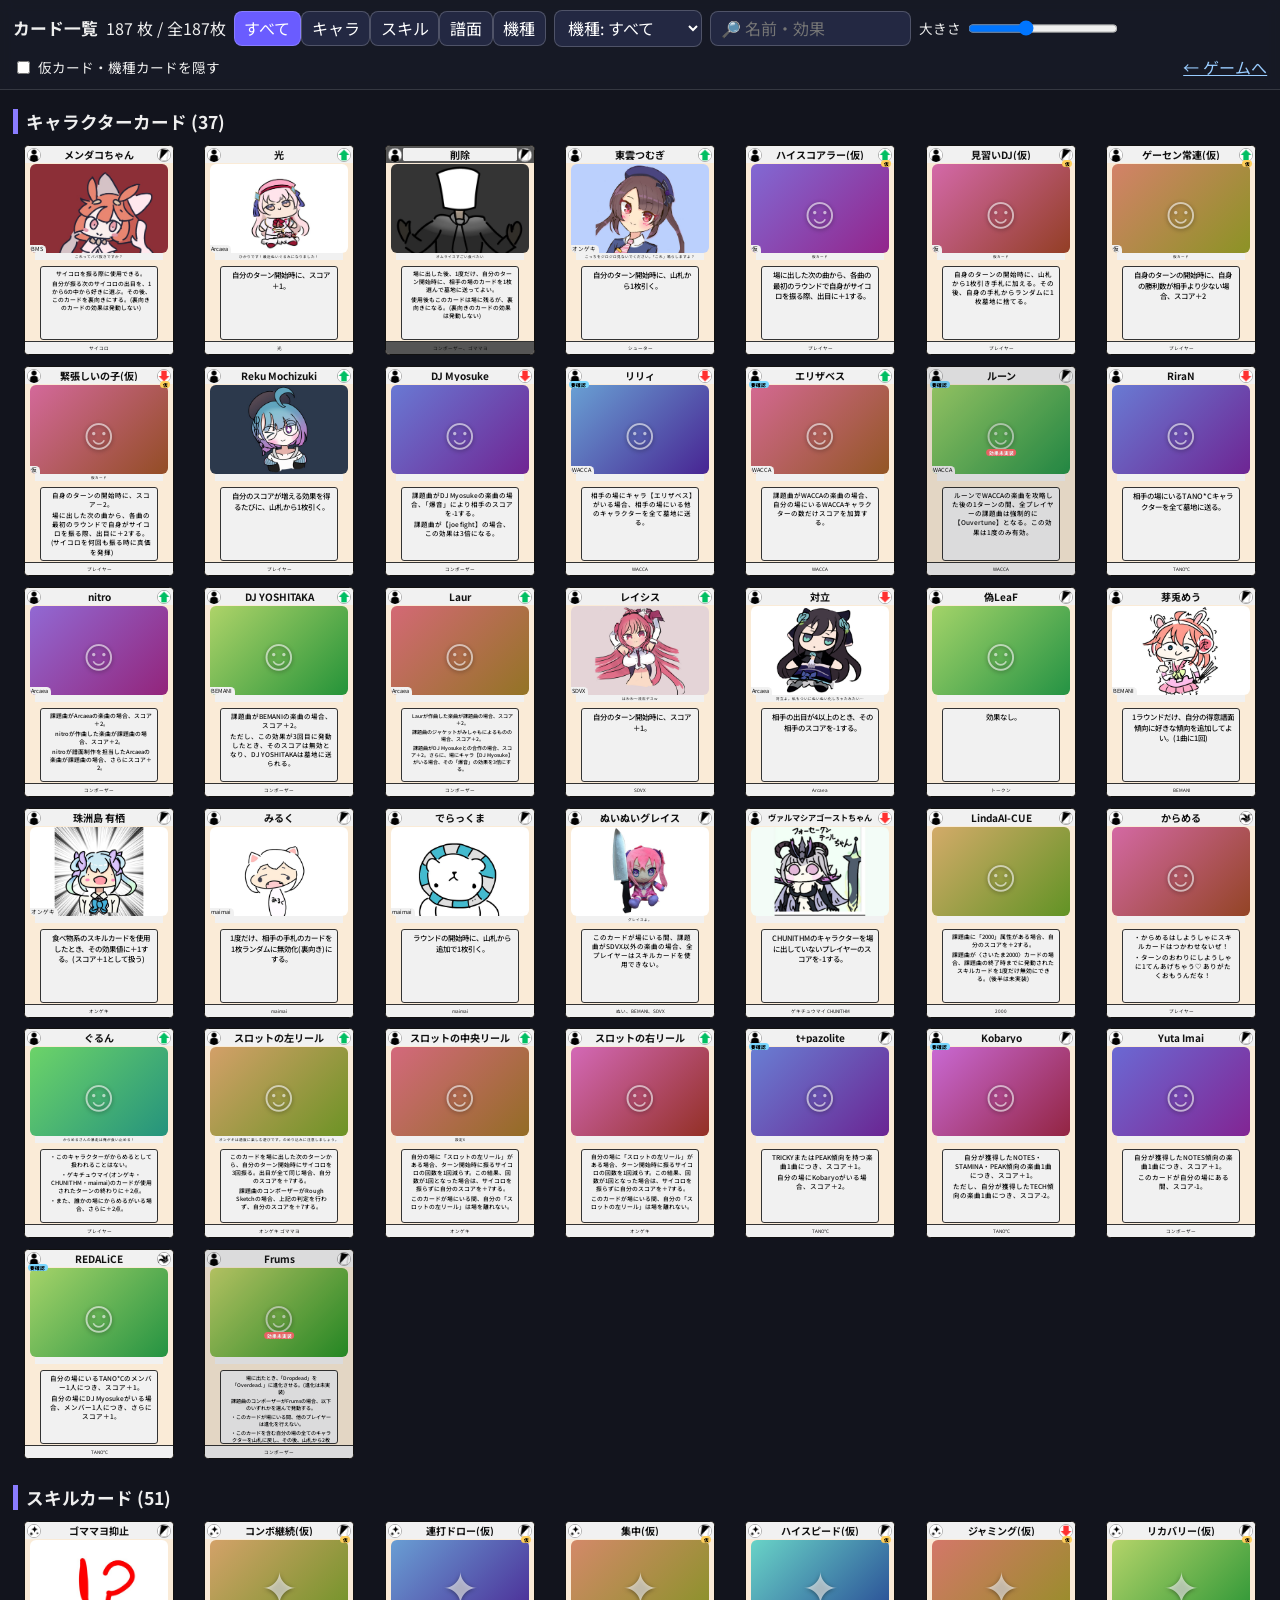
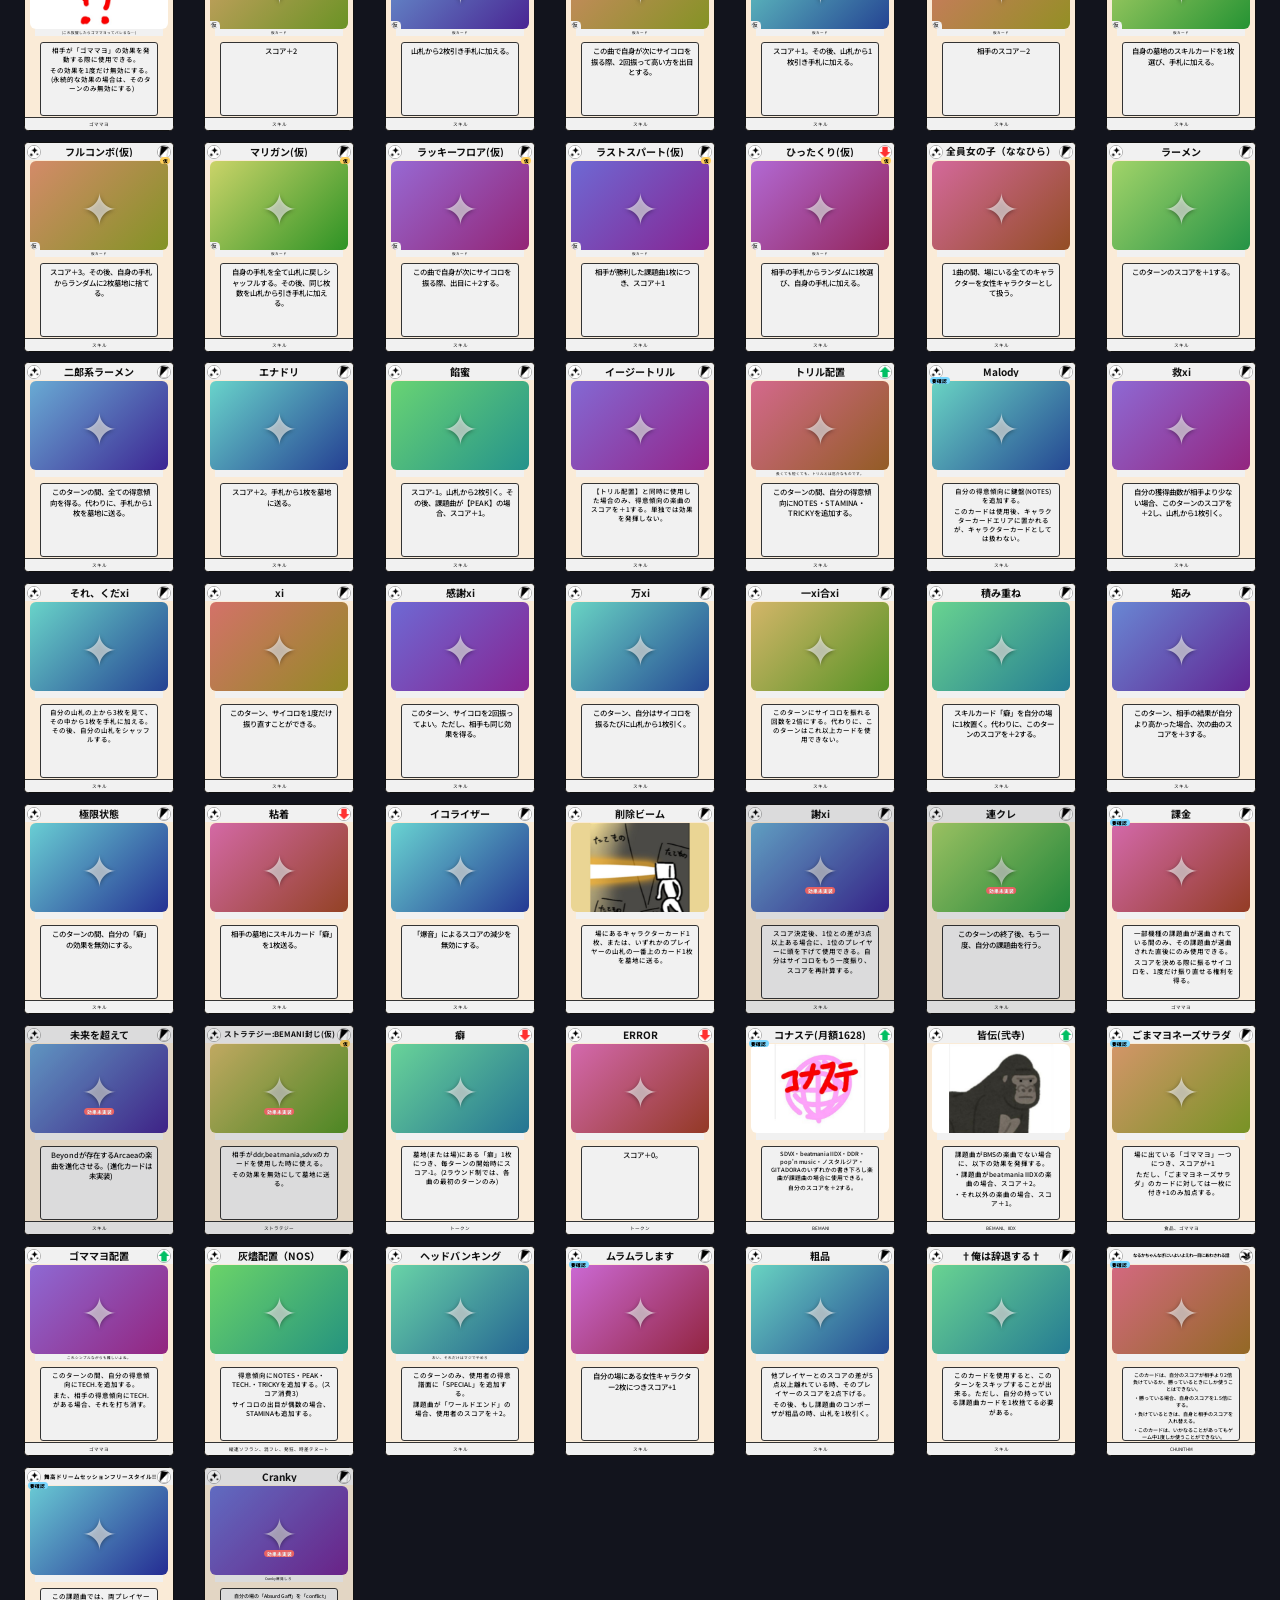
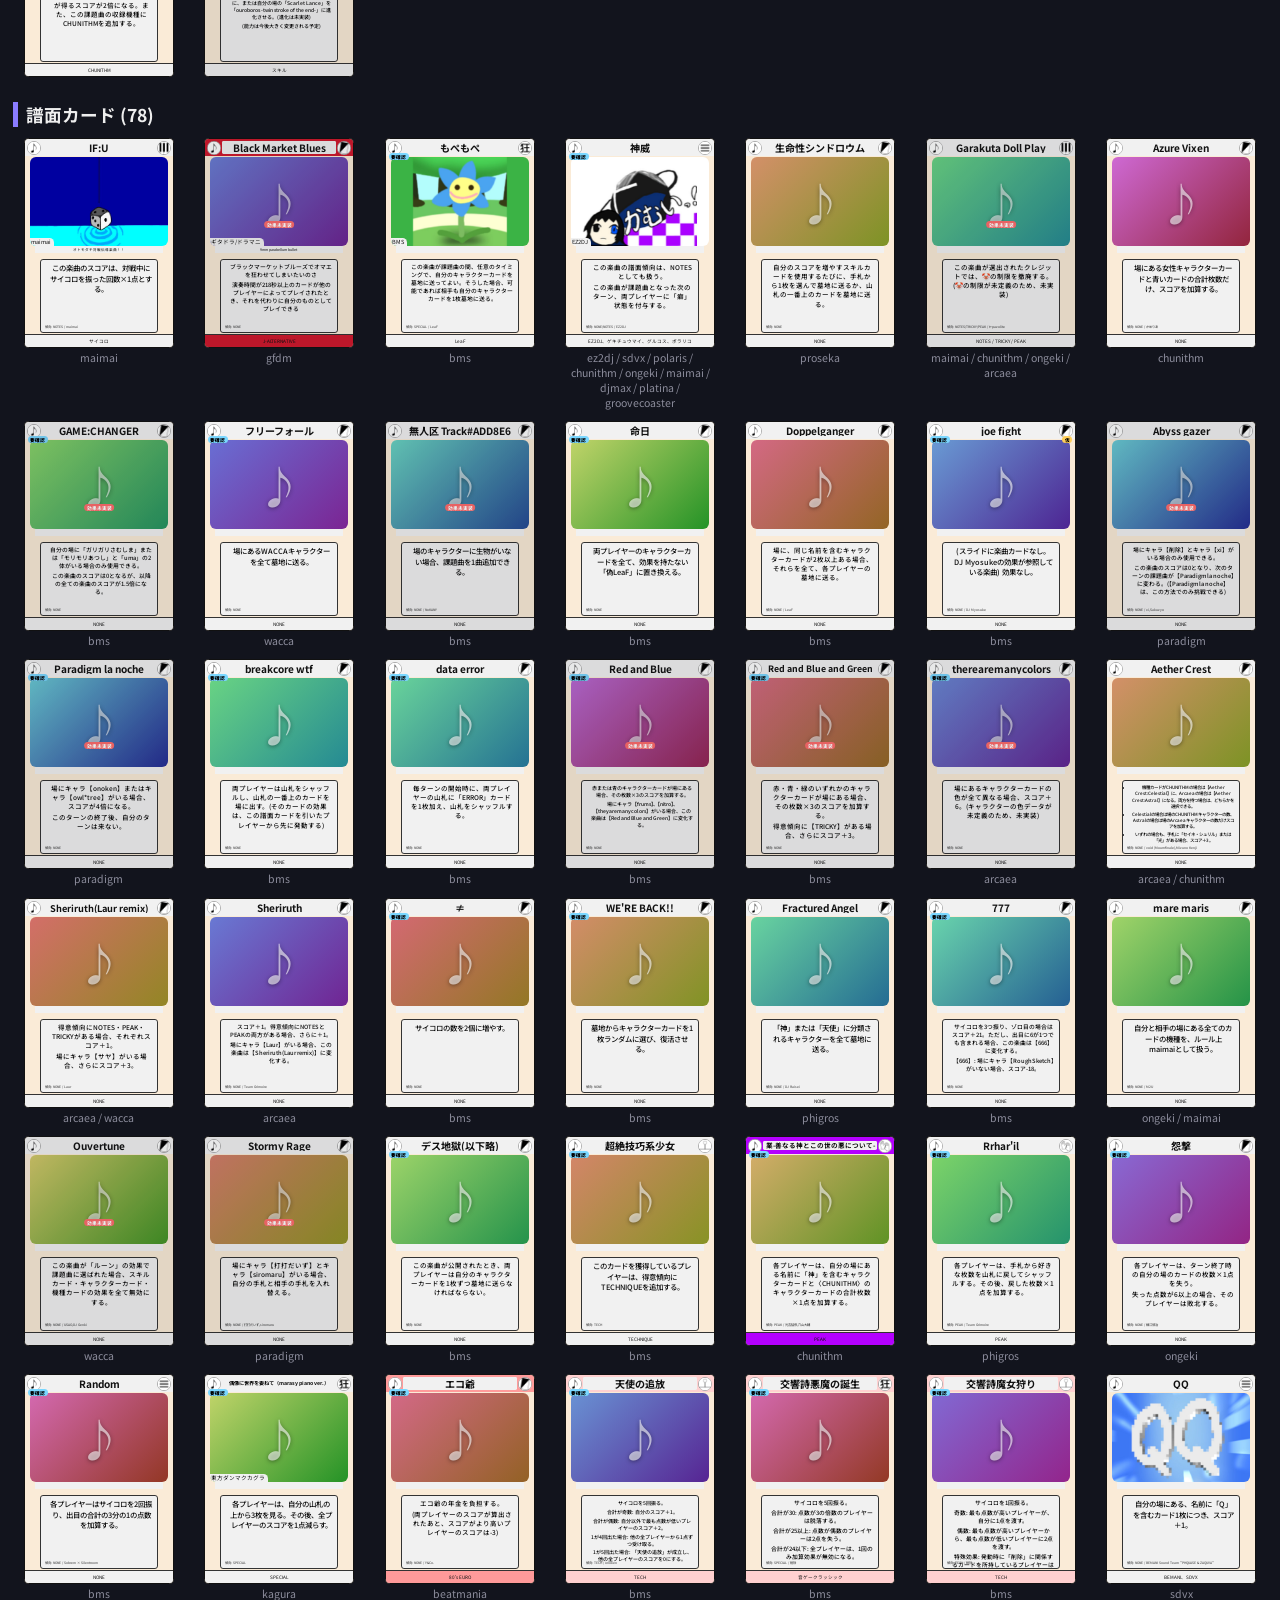
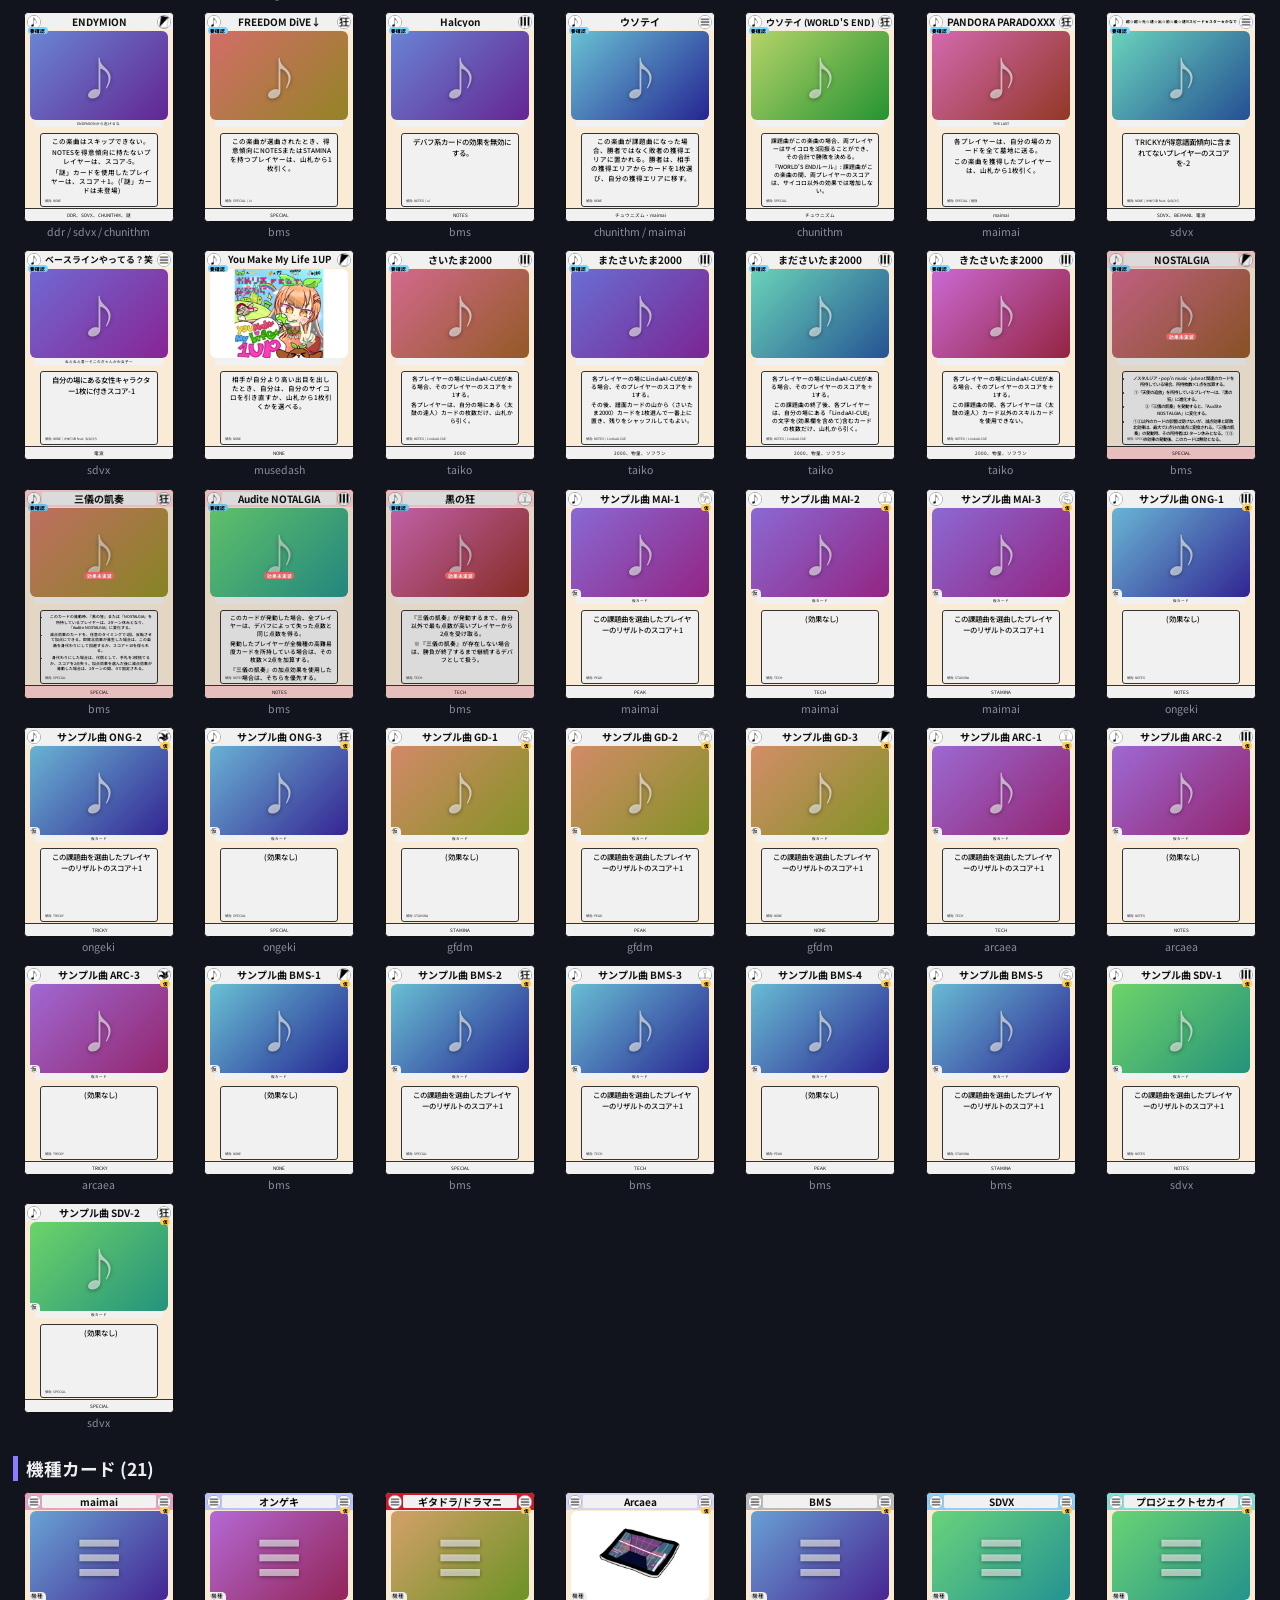
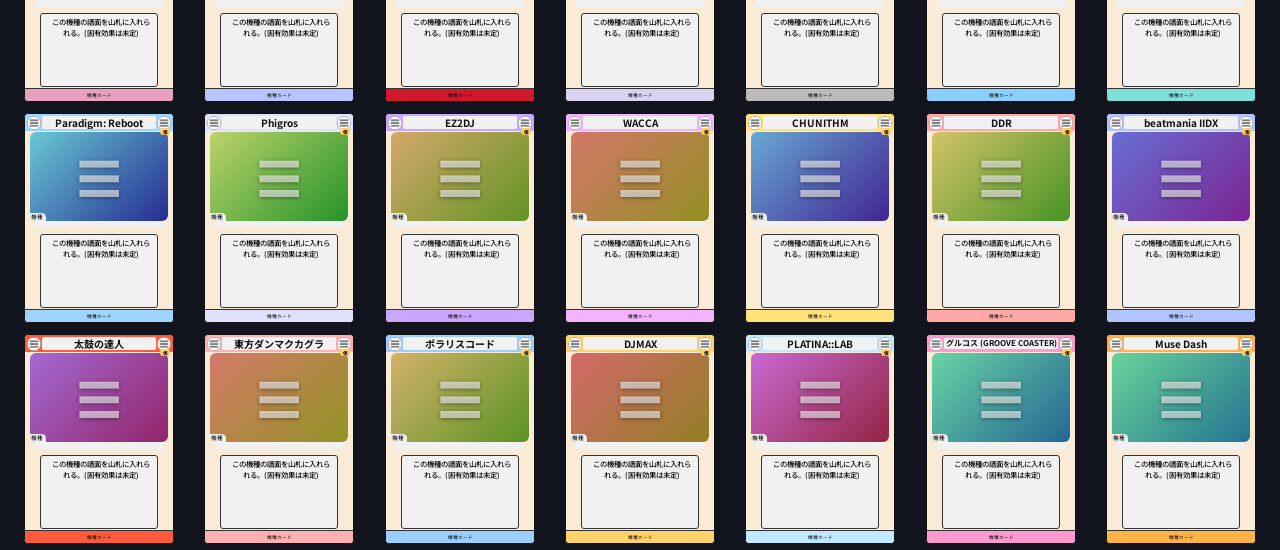
<file: catalog.html>
<!doctype html>
<html lang="ja">
<head>
<meta charset="utf-8">
<meta name="viewport" content="width=device-width, initial-scale=1">
<title>カード一覧 / Card catalog</title>
<link href="https://fonts.googleapis.com/css2?family=Noto+Sans+JP:wght@400;500;700;900&display=swap" rel="stylesheet">
<link rel="stylesheet" href="css/style.css">
<style>
html,body{overflow:auto!important;height:auto!important}
body{background:#12141d;color:#eee;font-family:'Noto Sans JP',sans-serif;margin:0}
header{position:sticky;top:0;z-index:50;background:#171a26ee;backdrop-filter:blur(6px);padding:.6rem .8rem;display:flex;flex-wrap:wrap;gap:.5rem;align-items:center;border-bottom:1px solid #fff2}
header b{font-size:1.05rem}
header button,header select,header input{font:inherit;background:#232842;color:#fff;border:1px solid #fff3;border-radius:8px;padding:.3rem .6rem}
header button.on{background:#6a5cff}
header label{display:flex;align-items:center;gap:.3rem;font-size:.85rem}
h2{margin:1.2rem .8rem .3rem;font-size:1.1rem;border-left:5px solid #8a7cff;padding-left:.5rem}
.grid{display:grid;grid-template-columns:repeat(auto-fill,minmax(calc(var(--cw) + 8px),1fr));gap:.7rem .5rem;padding:.4rem .8rem;justify-items:center}
.grid .card{--w:var(--cw);cursor:zoom-in}
.item{display:flex;flex-direction:column;align-items:center;gap:.15rem;font-size:.7rem;color:#aab;max-width:var(--cw);text-align:center}
.item .mc{font-size:.66rem;opacity:.8}
#big{position:fixed;inset:0;background:#000b;display:none;place-items:center;z-index:100}
#big.on{display:grid}#big .card{--w:min(420px,80vw,60vh)}
</style>
</head>
<body>
<header>
  <b>カード一覧</b><span id="count"></span>
  <span id="tabs"></span>
  <select id="mach"><option value="">機種: すべて</option></select>
  <input id="q" type="search" placeholder="🔎 名前・効果">
  <label>大きさ <input id="size" type="range" min="90" max="260" value="150"></label>
  <label><input id="ph" type="checkbox"> 仮カード・機種カードを隠す</label>
  <a href="index.html" style="color:#9cf;margin-left:auto">← ゲームへ</a>
</header>
<div id="out"></div>
<div id="big"></div>
<script type="module">
import { CARDS, machinesOf } from './js/cards.js';
import { cardEl } from './js/card.js';
const TYPES = [['all', 'すべて'], ['chara', 'キャラ'], ['skill', 'スキル'], ['chart', '譜面'], ['machine', '機種']];
const NAMES = { chara: 'キャラクターカード', skill: 'スキルカード', chart: '譜面カード', machine: '機種カード' };
const st = { type: 'all', mach: '', q: '', hide: false };
const $ = (s) => document.querySelector(s);
const all = Object.values(CARDS);
const machs = [...new Set(all.flatMap((c) => c.type === 'machine' ? [c.id] : c.type === 'chart' ? machinesOf(c) : []))].sort();
for (const m of machs) $('#mach').append(Object.assign(document.createElement('option'), { value: m, textContent: m }));
$('#tabs').append(...TYPES.map(([k, l]) => { const b = Object.assign(document.createElement('button'), { textContent: l }); b.onclick = () => { st.type = k; draw(); }; b.dataset.k = k; return b; }));
$('#mach').onchange = (e) => { st.mach = e.target.value; draw(); };
$('#q').oninput = (e) => { st.q = e.target.value.trim().toLowerCase(); draw(); };
$('#ph').onchange = (e) => { st.hide = e.target.checked; draw(); };
$('#size').oninput = (e) => document.documentElement.style.setProperty('--cw', e.target.value + 'px');
document.documentElement.style.setProperty('--cw', '150px');
$('#big').onclick = () => $('#big').classList.remove('on');
function draw() {
  document.querySelectorAll('#tabs button').forEach((b) => b.classList.toggle('on', b.dataset.k === st.type));
  const out = $('#out'); out.replaceChildren(); let n = 0;
  for (const t of ['chara', 'skill', 'chart', 'machine']) {
    if (st.type !== 'all' && st.type !== t) continue;
    const list = all.filter((c) => c.type === t && !(st.hide && (c.placeholder || c.type === 'machine' && st.type === 'all'))
      && (!st.mach || (t === 'chart' ? machinesOf(c).includes(st.mach) : t === 'machine' ? c.id === st.mach : false))
      && (!st.q || (c.name + ' ' + (c.text || []).join(' ')).toLowerCase().includes(st.q)));
    if (!list.length) continue; n += list.length;
    const h = document.createElement('h2'); h.textContent = `${NAMES[t]} (${list.length})`; out.append(h);
    const g = document.createElement('div'); g.className = 'grid';
    for (const c of list) {
      const e = cardEl(c.id, { size: 'md' }); e.onclick = () => { $('#big').replaceChildren(cardEl(c.id, { size: 'xl' })); $('#big').classList.add('on'); };
      const it = document.createElement('div'); it.className = 'item'; it.append(e);
      if (c.type === 'chart') it.append(Object.assign(document.createElement('div'), { className: 'mc', textContent: machinesOf(c).join(' / ') }));
      g.append(it);
    }
    out.append(g);
  }
  $('#count').textContent = `${n} 枚 / 全${all.length}枚`;
}
draw();
</script>
</body>
</html>
</file>
<file: css/style.css>
:root{
  --bg:#12141d; --bg2:#1b1f2d; --bg3:#252a3d; --line:#343b55; --fg:#eef0f8; --mute:#98a0bd;
  --a:#ff6fa5; --b:#5ad8ff; --ok:#5fe3a1; --warn:#ffcf5a; --bad:#ff6b6b;
  font-family:"Noto Sans JP",system-ui,sans-serif;
}
*{box-sizing:border-box}
html,body{margin:0;height:100%;background:radial-gradient(1200px 700px at 20% -10%,#2a2147 0,transparent 60%),radial-gradient(900px 600px at 100% 110%,#10323f 0,transparent 55%),var(--bg);color:var(--fg)}
button,input,select{font:inherit;color:inherit}
button{background:var(--bg3);border:1px solid var(--line);border-radius:10px;padding:.55em 1em;cursor:pointer;transition:.12s}
button:hover:not(:disabled){border-color:var(--b);transform:translateY(-1px)}
button:disabled{opacity:.4;cursor:not-allowed}
button.pri{background:linear-gradient(135deg,var(--a),#b06bff);border:0;font-weight:700;color:#fff}
button.sec{background:transparent}
button.danger{border-color:#7a3340;color:var(--bad)}
input,select{background:var(--bg2);border:1px solid var(--line);border-radius:8px;padding:.5em .7em;min-width:0}
input:focus,select:focus{outline:2px solid var(--b);outline-offset:0}
h1,h2,h3{margin:.2em 0}
.mute{color:var(--mute)}
.row{display:flex;gap:.6rem;align-items:center;flex-wrap:wrap}
.col{display:flex;flex-direction:column;gap:.6rem}
.grow{flex:1}
.panel{background:color-mix(in srgb,var(--bg2) 92%,transparent);border:1px solid var(--line);border-radius:16px;padding:1.1rem}
.chip{display:inline-flex;gap:.4em;align-items:center;padding:.3em .8em;border:1px solid var(--line);border-radius:999px;background:var(--bg2);cursor:pointer;font-size:.9rem;user-select:none}
.chip.on{border-color:var(--a);background:color-mix(in srgb,var(--a) 22%,var(--bg2))}
.chip img{width:1.2em;height:1.2em;background:#fff;border-radius:50%}
.chip.off{opacity:.4;cursor:not-allowed}
.wrap{max-width:1180px;margin:0 auto;padding:1.2rem}
.topbar{display:flex;align-items:center;gap:1rem;margin-bottom:1rem}
.topbar .title{font-weight:900;font-size:1.3rem;letter-spacing:.03em;background:linear-gradient(90deg,var(--a),var(--b));-webkit-background-clip:text;color:transparent}
.menu{display:grid;grid-template-columns:repeat(auto-fit,minmax(230px,1fr));gap:1rem;margin-top:1.5rem}
.menu button{padding:1.4rem 1.2rem;text-align:left;border-radius:16px;background:var(--bg2)}
.menu button b{display:block;font-size:1.15rem;margin-bottom:.25rem}
.menu button span{color:var(--mute);font-size:.88rem}
.hero{text-align:center;padding:3rem 0 .5rem}
.hero h1{font-size:clamp(2rem,6vw,3.6rem);font-weight:900;background:linear-gradient(90deg,var(--a),var(--b));-webkit-background-clip:text;color:transparent}
.err{color:var(--bad)} .okc{color:var(--ok)}
.codebox{font:700 2.2rem/1 ui-monospace,monospace;letter-spacing:.25em;padding:.4em .7em;border:2px dashed var(--b);border-radius:12px;display:inline-block;user-select:all}
.seat{display:flex;align-items:center;gap:.8rem;padding:.7rem .9rem;border:1px solid var(--line);border-radius:12px;background:var(--bg)}
.seat .dot{width:.7rem;height:.7rem;border-radius:50%;background:var(--mute)} .seat .dot.on{background:var(--ok)} .seat .dot.off{background:var(--bad)}

/* ----- toasts / modal / preview ----- */
#toasts{position:fixed;left:50%;top:1rem;transform:translateX(-50%);display:flex;flex-direction:column;gap:.5rem;z-index:100}
.toast{background:#000c;border:1px solid var(--line);padding:.6rem 1rem;border-radius:10px;animation:in .2s}
.toast.bad{border-color:var(--bad)}
@keyframes in{from{opacity:0;transform:translateY(-8px)}}
.overlay{position:fixed;inset:0;background:#000a;display:grid;place-items:center;z-index:50;padding:1rem;overflow:auto}
.modal{background:var(--bg2);border:1px solid var(--line);border-radius:18px;padding:1.3rem;max-width:min(900px,96vw);max-height:92vh;overflow:auto}
#preview{position:fixed;right:1rem;top:4.2rem;z-index:40;pointer-events:none;filter:drop-shadow(0 12px 30px #000c)}

/* ----- cards (scale with container width via cqw) ----- */
.card{--w:170px;width:var(--w);aspect-ratio:1431/2000;container-type:size;position:relative;background:#faebd7;color:#111;border:max(1.5px,calc(var(--w)*.0025)) solid #111;border-radius:calc(var(--w)*.03);overflow:hidden;flex:none;user-select:none;font-family:"Noto Sans JP",sans-serif}
.card.size-xs{--w:64px}.card.size-sm{--w:110px}.card.size-md{--w:170px}.card.size-lg{--w:240px}.card.size-xl{--w:340px}
.card .hd{position:absolute;left:0;right:0;top:0;height:8.3%;background:var(--theme,#f1f1f1);display:flex;align-items:center;justify-content:space-between;padding:0 .8cqw}
.card.t-chara[style*="--theme:#555"] .hd,.card.t-chara[style*="--theme:#555"] .ft{color:#fff}
.card .ic{width:9.6cqw;height:9.6cqw;border-radius:50%;background:#fff;flex:none;margin:0 .6cqw}
.card .nm{flex:1;text-align:center;font-weight:500;white-space:nowrap;overflow:hidden;line-height:1.1;font-size:6.2cqw;padding:0 1cqw}
.card[style*="--theme"] .nm{background:#f1f1f1;border-radius:1cqw;padding:.5cqw 1cqw;color:#111}
.card .art{position:absolute;left:3.6%;right:3.6%;top:8.75%;height:42.7%;border-radius:4cqw;overflow:hidden;background:#fff;display:grid;place-items:center}
.card .art img{width:100%;height:100%;object-fit:cover;display:block}
.card .ph-glyph{font-size:30cqw;color:#fff9;text-shadow:0 .5cqw 3cqw #0006}
.card .src{position:absolute;left:0;bottom:0;background:#f1f1f1;font-size:3.8cqw;padding:1cqw 2cqw 0 .6cqw;border-top-right-radius:3cqw;line-height:1.2}
.card .fl{position:absolute;left:6.8%;right:7%;top:51.4%;height:3.7%;background:#f1f1f1;font-size:2cqw;display:grid;place-items:center;padding:0 1cqw;text-align:center;overflow:hidden;white-space:nowrap}
.card .tx{position:absolute;left:10.1%;right:10.2%;top:57.6%;height:35.7%;background:#f1f1f1;border:max(1px,.1cqw) solid #333;border-radius:2cqw;padding:2.2cqw 2.6cqw;font-size:2.95cqw;line-height:1.35;overflow:hidden}
.card .tx ul{margin:0;padding-left:3.4cqw} .card .tx li{margin-bottom:.8cqw}
.card .tx .meta{position:absolute;left:2.6cqw;bottom:1.4cqw;font-size:2.2cqw;color:#555}
.card .ft{position:absolute;left:0;right:0;bottom:0;height:6.2%;background:var(--theme,#f1f1f1);border-top:max(1px,.15cqw) solid #333;display:grid;place-items:center;font-size:3.1cqw;white-space:nowrap;overflow:hidden}
.card.t-chart[style*="--theme"] .ft,.card.t-skill[style*="--theme"] .ft{color:#111}
.card .badge{position:absolute;font-size:3.2cqw;font-weight:700;padding:.4cqw 1.6cqw;border-radius:99px;z-index:3}
.card .badge.ph{right:2cqw;top:9.6cqw;background:#ffcf5a;color:#000}
.card .badge.wipb{left:50%;transform:translateX(-50%);top:55.5cqw;background:#ff6b6b;color:#fff;white-space:nowrap}
.card .count{position:absolute;right:2cqw;bottom:8cqw;background:#000b;color:#fff;font-weight:700;font-size:7cqw;padding:.5cqw 3cqw;border-radius:99px;z-index:3}
.card.back{background:repeating-linear-gradient(45deg,#2b2350,#2b2350 3cqw,#3a2f6a 3cqw,#3a2f6a 6cqw);border-color:#c7b8ff}
.card .back-mark{position:absolute;inset:0;display:grid;place-items:center;font-size:40cqw;color:#c7b8ff88}
.card.dim{filter:grayscale(.85) brightness(.7)}
.card.sel{outline:3px solid var(--b);transform:translateY(-14px)}
.card.wip{opacity:.9}

/* ----- deck builder ----- */
.builder{display:grid;grid-template-columns:260px 1fr;gap:1rem}
.decklist .item{padding:.6rem .8rem;border:1px solid var(--line);border-radius:10px;cursor:pointer;background:var(--bg)}
.decklist .item.on{border-color:var(--a);background:color-mix(in srgb,var(--a) 15%,var(--bg))}
.pool{display:grid;grid-template-columns:repeat(auto-fill,minmax(150px,1fr));gap:1rem;margin-top:1rem}
.pool .slot{display:flex;flex-direction:column;align-items:center;gap:.4rem}
.pool .slot .card{--w:150px}
.stepper{display:flex;gap:.4rem;align-items:center}
.stepper button{padding:.15em .7em;font-weight:700}
.tabs{display:flex;gap:.4rem;margin:.8rem 0 .2rem}
.tab{padding:.5em 1em;border-radius:10px 10px 0 0;border:1px solid var(--line);background:var(--bg);cursor:pointer}
.tab.on{background:var(--bg3);border-bottom-color:var(--bg3);font-weight:700}
.counter{padding:.2em .7em;border-radius:99px;border:1px solid var(--line);font-size:.88rem}
.counter.full{border-color:var(--ok);color:var(--ok)} .counter.over{border-color:var(--bad);color:var(--bad)}

/* ----- game ----- */
.card.size-field{--w:clamp(60px,12vh,130px)}
.card.size-task{--w:clamp(100px,19vh,180px)}
.card.size-hand{--w:clamp(120px,19vh,190px)}
body.ingame{overflow:hidden}
.game{height:100vh;position:relative;overflow:hidden}
.table{height:100%;display:flex;flex-direction:column;gap:.4rem;padding:.6rem .9rem 0;min-width:0}
.handspace{flex:0 0 clamp(70px,13vh,130px)}
.pbar{display:flex;gap:.7rem;align-items:center;flex-wrap:wrap;padding:.3rem .8rem;border-radius:12px;background:var(--bg2);border:1px solid var(--line);flex:none}
.pbar button{padding:.25em .8em;font-size:.85rem}
.pbar.turn{border-color:var(--a);box-shadow:0 0 0 1px var(--a),0 0 18px #ff6fa555}
.pbar .nm{font-weight:700}
.stat{font-size:.85rem;color:var(--mute);cursor:default} .stat b{color:var(--fg)} .stat.click{cursor:pointer;text-decoration:underline dotted}
.field{display:flex;gap:.5rem;min-height:calc(clamp(60px,12vh,130px)*1.4 + .5rem);align-items:center;padding:.2rem .5rem;border-radius:12px;background:#ffffff08;overflow-x:auto;flex:none}
.field .hint{color:var(--mute);font-size:.85rem}
.center{display:grid;grid-template-columns:auto 1fr auto;gap:1rem;align-items:center;padding:.2rem;flex:1;min-height:0}
.score{display:grid;grid-template-columns:repeat(2,minmax(0,290px));gap:.8rem;justify-content:center;align-self:center;max-height:100%;overflow:auto}
.score .pcol{background:var(--bg2);border:1px solid var(--line);border-radius:12px;padding:.5rem .8rem;min-height:0}
.score .pcol.me{border-color:var(--b)}
.score .tot{font-size:2.2rem;font-weight:900;line-height:1}
.score ul{list-style:none;margin:.3rem 0 0;padding:0;font-size:.82rem;color:var(--mute)}
.score li{display:flex;justify-content:space-between;gap:.5rem}
.score li b.pos{color:var(--ok)} .score li b.neg{color:var(--bad)}
.actionp{width:230px;display:flex;flex-direction:column;gap:.5rem;align-items:stretch}
.status{font-weight:700}
.ticker{flex:none;font-size:.82rem;color:var(--mute);text-align:center;height:1.3em;overflow:hidden;white-space:nowrap;text-overflow:ellipsis}
.die{width:56px;height:56px;border-radius:14px;background:#fff;color:#111;display:grid;place-items:center;font-size:2.3rem;font-weight:900;box-shadow:0 4px 0 #bbb}
.die.roll{animation:dice .7s ease-out}
@keyframes dice{0%{transform:rotate(0) scale(.4)}60%{transform:rotate(540deg) scale(1.2)}100%{transform:rotate(720deg) scale(1)}}
/* hand: fanned along the bottom edge, peeking in; hover to raise, drag up to play */
.hand{position:absolute;left:0;right:0;bottom:0;display:flex;justify-content:center;align-items:flex-end;pointer-events:none;z-index:30;padding:0 1rem}
/* each card sits in a fixed "slot" showing only its top strip; hovering the slot (or the raised card) keeps it raised */
.hslot{--w:clamp(120px,19vh,190px);position:relative;width:var(--w);height:calc(var(--w)*.5);flex:none;margin-left:calc(var(--w)*-.3);pointer-events:auto}
.hslot:first-child{margin-left:0}
.hslot .card{position:absolute;left:0;top:0;cursor:grab;touch-action:none;transition:transform .15s;box-shadow:0 -4px 14px #0009}
.hslot:hover,.hslot.sel{z-index:40}
.hslot:hover .card,.hslot.sel .card{transform:translateY(-62%) scale(1.08)}
.hslot .card.sel{outline:3px solid var(--b)}
.hslot .card.will-play{outline:4px solid var(--ok)}
.sidebar{position:fixed;right:0;top:0;bottom:0;width:min(320px,90vw);display:flex;flex-direction:column;gap:.6rem;padding:.8rem;background:#0b0d14ee;border-left:1px solid var(--line);transform:translateX(100%);transition:transform .2s;z-index:80}
.sidebar.open{transform:none}
.log{flex:1;overflow:auto;font-size:.8rem;line-height:1.5;padding:.7rem;background:var(--bg2);border:1px solid var(--line);border-radius:12px;color:#c8cde2}
.log div.hl{color:var(--b);font-weight:700}
.sel-list{display:flex;gap:.8rem;flex-wrap:wrap;justify-content:center;margin:1rem 0}
.dice-pick{display:flex;gap:.6rem;justify-content:center;margin:1rem 0}
.dice-pick button{width:3.2rem;height:3.2rem;font-size:1.5rem;font-weight:900}
.pickcard{cursor:pointer;display:flex;flex-direction:column;align-items:center;gap:.3rem;font-size:.8rem}
.pickcard:hover .card{outline:3px solid var(--b)}
.won{display:flex;gap:.2rem}
@media (max-width:900px){
  .builder{grid-template-columns:1fr}
  .center{grid-template-columns:1fr}
  .actionp{width:auto}
}

/* ================= effects ================= */
.card.size-reveal{--w:clamp(170px,38vh,320px)}
#fxlayer{position:fixed;inset:0;pointer-events:none;z-index:200;overflow:hidden}
.fx-banner{position:absolute;left:0;right:0;top:38%;padding:1.1rem 0;text-align:center;background:linear-gradient(90deg,transparent,#000b 15%,#000b 85%,transparent);animation:bannerIn 1.7s cubic-bezier(.2,.8,.2,1) both}
.fx-banner .bm{font-size:clamp(2rem,7vh,4.2rem);font-weight:900;letter-spacing:.12em;text-shadow:0 0 24px currentColor}
.fx-banner .bs{font-size:1.1rem;color:#dfe3f5;margin-top:.2rem}
.fx-banner.mine .bm{color:var(--b)} .fx-banner.theirs .bm{color:var(--a)}
.fx-banner.win .bm{color:var(--ok)} .fx-banner.lose .bm{color:var(--bad)}
.fx-banner.danger{background:linear-gradient(90deg,transparent,#3a0010dd 15%,#3a0010dd 85%,transparent)} .fx-banner.danger .bm{color:#ff4766;animation:throb .35s 3}
@keyframes bannerIn{0%{transform:translateX(-60%) scaleY(.2);opacity:0}14%{transform:none;opacity:1}82%{transform:none;opacity:1}100%{transform:translateX(40%) scaleY(.2);opacity:0}}
@keyframes throb{50%{transform:scale(1.12)}}
.fx-reveal{position:absolute;left:50%;top:50%;display:flex;flex-direction:column;align-items:center;gap:.5rem;animation:revealIn .42s cubic-bezier(.2,1.4,.4,1) both;filter:drop-shadow(0 0 40px #ff6fa5aa)}
.fx-reveal.from-top{--dy:-60vh}.fx-reveal.from-bottom{--dy:60vh}
.fx-reveal.out{animation:revealOut .35s ease-in both}
.fx-reveal .rv-who{background:#000c;padding:.25rem 1rem;border-radius:99px;font-weight:700}
@keyframes revealIn{0%{transform:translate(-50%,calc(-50% + var(--dy))) scale(.3) rotate(-12deg);opacity:0}100%{transform:translate(-50%,-50%) scale(1) rotate(0);opacity:1}}
@keyframes revealOut{to{transform:translate(-50%,-70%) scale(1.25);opacity:0;filter:blur(6px)}}
.fx-dice{position:absolute;left:50%;top:44%;transform:translate(-50%,-50%);text-align:center;animation:diceIn .25s ease-out both}
.fx-dice .face{width:clamp(110px,18vh,170px);height:clamp(110px,18vh,170px);border-radius:24px;background:#fff;color:#111;display:grid;place-items:center;font-size:clamp(5rem,13vh,8rem);line-height:1;box-shadow:0 10px 0 #bbb,0 0 60px #5ad8ffaa;animation:tumble .75s linear both;margin:0 auto}
.fx-dice.mine .face{box-shadow:0 10px 0 #bbb,0 0 60px #ff6fa5cc}
.fx-dice.landed .face{animation:land .35s cubic-bezier(.2,1.6,.4,1) both}
.fx-dice .dl{margin-top:1rem;background:#000c;display:inline-block;padding:.2rem 1rem;border-radius:99px;font-weight:700}
.fx-dice.out{animation:fadeOut .35s both}
@keyframes diceIn{from{opacity:0;transform:translate(-50%,-90%) scale(.5)}}
@keyframes tumble{0%{transform:rotate(0) translateY(-30px)}100%{transform:rotate(900deg) translateY(0)}}
@keyframes land{0%{transform:scale(1.35) rotate(-6deg)}100%{transform:scale(1) rotate(0)}}
@keyframes fadeOut{to{opacity:0;transform:translate(-50%,-60%) scale(.9)}}
.fx-float{position:absolute;transform:translateX(-50%);font-size:2.6rem;font-weight:900;text-shadow:0 2px 12px #000;animation:floatUp 1.1s ease-out both}
.fx-float.good{color:var(--ok)} .fx-float.bad{color:var(--bad)}
@keyframes floatUp{0%{transform:translate(-50%,10px) scale(.4);opacity:0}20%{transform:translate(-50%,-6px) scale(1.3);opacity:1}100%{transform:translate(-50%,-70px) scale(1);opacity:0}}
.tot.pop{animation:totpop .5s ease-out}
@keyframes totpop{40%{transform:scale(1.35);color:var(--warn)}}
.enter-field{animation:slam .55s cubic-bezier(.2,1.2,.4,1) both}
@keyframes slam{0%{transform:translateY(-70px) scale(1.7);opacity:0;filter:brightness(2.2)}55%{transform:translateY(0) scale(.93);opacity:1;filter:brightness(1.5)}100%{transform:none;filter:none}}
.enter-draw{animation:drawin .5s cubic-bezier(.2,.9,.3,1) both}
@keyframes drawin{from{transform:translate(38vw,-30vh) rotate(28deg) scale(.4);opacity:0}to{transform:none;opacity:1}}
.matchpt{color:#ff4766;font-weight:900;font-size:.8rem;letter-spacing:.1em;border:1px solid #ff4766;padding:.05rem .5rem;border-radius:99px;animation:throb .9s infinite}
.game.sudden::after{content:'';position:absolute;inset:0;pointer-events:none;z-index:25;box-shadow:inset 0 0 180px 30px #ff1f4a66;animation:vig 1.15s ease-in-out infinite}
@keyframes vig{50%{box-shadow:inset 0 0 240px 60px #ff1f4a99}}
@media (prefers-reduced-motion:reduce){.fx-banner,.fx-reveal,.fx-dice .face,.enter-field,.enter-draw,.game.sudden::after,.matchpt{animation-duration:.01s!important;animation-iteration-count:1!important}}

/* ================= layout v2: everything fits one screen (no clipped buttons) ================= */
.card .tx{font-size:4cqw;line-height:1.4;padding:2.4cqw 3cqw;font-weight:500;color:#111}
.card .tx li{margin-bottom:1.2cqw}
.card .fl{font-size:2.4cqw}
.card .nm{font-weight:700}
.card .badge.uv{left:2cqw;top:9.6cqw;background:#7ad7ff;color:#000}
.card.size-xl{--w:clamp(260px,50vh,400px)}
.card.size-reveal{--w:clamp(170px,38vh,320px)}
.pool .slot .card{--w:170px}

/* game */
.game{--hw:clamp(96px,17vh,180px);height:100vh;min-height:520px}
body.ingame{overflow:auto}
.table{display:grid;grid-template-rows:auto minmax(0,1fr) minmax(210px,1.7fr) auto minmax(0,1fr) auto calc(var(--hw)*.5 + .2rem);gap:.35rem;height:100%}
.handspace{flex:none}
.field{container-type:size;min-height:0;overflow-x:auto;overflow-y:hidden}
.card.size-field{--w:calc((100cqh - 14px)/1.4)}
.center{container-type:size;min-height:0;overflow:hidden}
.card.size-task{--w:calc((100cqh - 64px)/1.4)}
.hslot,.card.size-hand{--w:var(--hw)}
.score{align-self:stretch;overflow:hidden;min-height:0}
.score .pcol{overflow:auto;min-height:0}
.score .tot{font-size:clamp(1.6rem,5vh,2.4rem)}
.actionp{max-height:100%;overflow:auto;align-self:center;width:250px}

/* other pages */
.hero{padding:clamp(.4rem,4vh,3rem) 0 0}
.menu{margin-top:clamp(.5rem,3vh,1.5rem)}
.wrap.fit{height:100vh;overflow:hidden;display:flex;flex-direction:column}
.wrap.fit .scroll{flex:1;min-height:0;overflow:auto}
.builder{flex:1;min-height:0}
.builder .decklist{overflow:auto;min-height:0}
.panel.editor{display:flex;flex-direction:column;min-height:0;overflow:hidden}
.panel.editor .pool{flex:1;min-height:0;overflow:auto;align-content:start;grid-template-columns:repeat(auto-fill,minmax(180px,1fr))}

/* card library with ability detail */
.lib{display:grid;grid-template-columns:minmax(0,1fr) minmax(320px,430px);gap:1rem;flex:1;min-height:0}
.lib .pool{overflow:auto;align-content:start;margin-top:.5rem;padding:.3rem;grid-template-columns:repeat(auto-fill,minmax(180px,1fr))}
.lib .slot{cursor:pointer;border-radius:14px;padding:.3rem}
.lib .slot.on{background:color-mix(in srgb,var(--a) 22%,transparent);outline:2px solid var(--a)}
.lib .slot:hover .card{filter:brightness(1.08)}
.detail{overflow:auto;min-height:0;display:flex;flex-direction:column;gap:.8rem}
.detail .big{display:flex;justify-content:center}
.detail .big .card{--w:min(300px,38vh)}
.detail h3{margin:.2rem 0}
.tagrow{display:flex;gap:.4rem;flex-wrap:wrap}
.tag{font-size:.78rem;padding:.15em .7em;border-radius:99px;border:1px solid var(--line);background:var(--bg)}
.tag.ok{border-color:var(--ok);color:var(--ok)} .tag.wip{border-color:var(--bad);color:var(--bad)} .tag.ph{border-color:var(--warn);color:var(--warn)} .tag.uv{border-color:var(--b);color:var(--b)} .tag.tk{color:var(--mute)}
.eff{border-left:3px solid var(--a);padding:.3rem .8rem;background:var(--bg);border-radius:0 10px 10px 0}
.eff .when{font-weight:700;font-size:.9rem}
.eff .cnd{color:var(--warn);font-size:.85rem}
.eff ol{margin:.3rem 0 0;padding-left:1.3rem;font-size:.92rem;line-height:1.55}
.rawtext{font-size:1rem;line-height:1.7;background:var(--bg);padding:.7rem .9rem;border-radius:10px}
.rawtext p{margin:.2rem 0}
.kv{display:grid;grid-template-columns:auto 1fr;gap:.2rem .8rem;font-size:.9rem}
.kv span:nth-child(odd){color:var(--mute)}
@media (max-width:900px){.lib{grid-template-columns:1fr}.detail{max-height:45vh}}

/* tutorial */
.tutpage{flex:1;min-height:0;display:flex;flex-direction:column;gap:.8rem}
.tutbody{flex:1;min-height:0;display:flex;gap:1.5rem;align-items:center;overflow:auto}
.tuttext{flex:1;font-size:clamp(1rem,2.6vh,1.25rem);line-height:1.9}
.tuttext p{margin:.5rem 0}
.tutcards{display:flex;gap:.8rem;align-items:center}
.tutcards .card{--w:clamp(120px,25vh,230px)}
.dots{display:flex;gap:.5rem;justify-content:center}
.dots .dot{width:.7rem;height:.7rem;border-radius:50%;background:var(--line);cursor:pointer}
.dots .dot.on{background:var(--a)}
.coach{position:fixed;right:1rem;top:3.8rem;width:min(350px,92vw);z-index:70;background:#14182cf2;border:2px solid var(--b);border-radius:14px;padding:.8rem 1rem;box-shadow:0 8px 40px #000a;animation:in .25s}
.coach-h{font-weight:900;color:var(--b);margin-bottom:.3rem}
.coach-b{line-height:1.7;margin-bottom:.6rem;font-size:.95rem}
.tut-hl{outline:3px solid var(--warn)!important;outline-offset:3px;animation:hlpulse 1.2s ease-in-out infinite;border-radius:10px}
@keyframes hlpulse{50%{outline-color:transparent}}
@media (max-width:800px){.tutbody{flex-direction:column}}
.pbar .won .card{--w:30px}
.pbar{min-height:2.4rem}

/* deck builder v3: 8 cards per page (4x2), sized to fill the free space */
.builder{grid-template-columns:230px minmax(0,1fr)}
.panel.editor{gap:.5rem}
.pool8{flex:1;min-height:0;display:grid;grid-template-columns:repeat(4,minmax(0,1fr));grid-template-rows:repeat(2,minmax(0,1fr));container-type:size;gap:.2rem .6rem;padding:.2rem}
.pool8 .slot{display:flex;flex-direction:column;align-items:center;justify-content:center;gap:.25rem;min-height:0}
.card.size-fit{--w:min(calc((50cqh - 44px)/1.4),calc(25cqw - 22px))}
.bi{width:1.15em;height:1.15em;vertical-align:-.2em;background:#fff;border-radius:50%}
.fmodal{min-width:min(560px,94vw)}
.fmodal .col{gap:.55rem}
.errlink{cursor:pointer;text-decoration:underline dotted}
@media (max-width:900px){.builder{grid-template-columns:1fr}.decklist{max-height:90px;flex-direction:row;overflow:auto}}

.fmodal .foot{position:sticky;bottom:-1.3rem;background:var(--bg2);padding:.6rem 0 .2rem;margin-top:.2rem;border-top:1px solid var(--line)}
.fmodal .chip{padding:.2em .7em}
.fmodal{max-height:94vh}

/* ---- centering / safe margins ---- */
.table{padding-left:clamp(1rem,3.2vw,3.5rem);padding-right:clamp(1rem,3.2vw,3.5rem)}
.field{justify-content:center}
.field .hint{margin:0 auto}
.center{justify-content:center;column-gap:clamp(.8rem,2.5vw,2.5rem)}
.actionp{margin-right:.4rem}
/* hand: slot overlap grows with the number of cards so the whole fan always fits in the safe area */
.hand{--safe:calc(100vw - 2*clamp(1rem,3.2vw,3.5rem));padding:0}
.hslot{margin-left:min(calc(var(--w)*-.3), calc((var(--safe) - var(--w)) / max(var(--n) - 1, 1) - var(--w)))}
.hslot:first-child{margin-left:0}

/* hover info panel */
#preview{top:4.4rem;filter:none}
.info{width:min(310px,40vw);max-height:70vh;overflow:hidden;background:#000e;color:#fff;border:1px solid #555;border-radius:10px;padding:.7rem .9rem;font-size:.92rem;line-height:1.6;box-shadow:0 6px 24px #000a}
.info-h{display:flex;flex-direction:column;gap:.1rem;margin-bottom:.35rem;border-bottom:1px solid #444;padding-bottom:.35rem}
.info-h b{font-size:1.05rem}
.info-m{color:#aab;font-size:.78rem}
.info-f{display:flex;gap:.35rem;flex-wrap:wrap;margin-bottom:.3rem}
.info-f span{font-size:.72rem;padding:.05rem .5rem;border-radius:99px;border:1px solid #888;color:#ffd36a}
.info ul{margin:0;padding-left:1.1rem}
.info li{margin-bottom:.3rem}
.info-w{margin-top:.3rem;color:#ff8a8a;font-size:.8rem}

/* action panel: buttons are never pushed off-screen */
.actionp{gap:.45rem;overflow:hidden}
.actionp .acts{display:flex;flex-direction:column;gap:.45rem}
.actionp button.big{padding:.8em 1em;font-size:1.05rem}
.actionp .lastroll{gap:.5rem}
.die.small{width:38px;height:38px;font-size:1.6rem;border-radius:9px;box-shadow:0 3px 0 #bbb}
.actionp .hint{font-size:.78rem;line-height:1.4}
.cnt-ok{color:var(--b)}

/* keyboard focus */
body.kbd :focus{outline:3px solid var(--warn);outline-offset:3px;border-radius:10px}
body.kbd input:focus,body.kbd select:focus{outline-offset:0}
.hslot:focus,.hslot:focus-within{z-index:40;outline:none}
.hslot:focus .card{transform:translateY(-62%) scale(1.08);outline:3px solid var(--warn)}
body.kbd .hslot:focus{outline:none}
.lib .slot:focus{outline:3px solid var(--warn)}

/* zoom viewer + hover float */
.card.size-zoom{--w:min(520px,62vh)}
.overlay.zoom{background:#000d}
.zoomwrap{display:flex;align-items:center;justify-content:center;gap:1.4rem;width:100%;height:100%}
.zoomwrap button{font-size:1.6rem;padding:.6em .9em}
.zoomx{position:fixed;top:1rem;right:1rem}
.zoomcap{text-align:center;margin-top:.7rem;font-weight:700}
.pool8 .slot .card,.lib .slot .card{transition:transform .18s ease,box-shadow .18s ease;cursor:zoom-in}
.pool8 .slot .card:hover,.lib .slot:hover .card{transform:translateY(-9px) scale(1.04);box-shadow:0 18px 30px #000c;z-index:2}
input[type=search]::-webkit-search-cancel-button{filter:invert(1)}

/* turn timer */
.timer{font-weight:900;color:var(--b);font-variant-numeric:tabular-nums}
.timer.warn{color:var(--bad);animation:throb .6s infinite}

/* who chose the task song */
.card.size-task{--w:calc((100cqh - 96px)/1.4)}
.taskwrap{padding:4px;border-radius:12px}
.taskwrap.mine{box-shadow:0 0 0 3px var(--b),0 0 26px #5ad8ff99}
.taskwrap.theirs{box-shadow:0 0 0 3px var(--a),0 0 26px #ff6fa599}
.taskwrap.rand{box-shadow:0 0 0 3px #ffd36a,0 0 26px #ffd36a88}
.chooser{font-weight:900;padding:.22rem .85rem;border-radius:99px;font-size:.95rem;white-space:nowrap}
.chooser.mine{background:var(--b);color:#00212b}
.chooser.theirs{background:var(--a);color:#2b0013}
.chooser.rand{background:#ffd36a;color:#000}
.sel-tag{margin-left:.5rem;font-size:.72rem;font-weight:700;background:#ffffff22;border:1px solid #ffd36a88;border-radius:99px;padding:.05rem .55rem;color:#ffd36a;white-space:nowrap}

/* prompt pop-ups: effect text you can actually read */
#preview{z-index:70}
.promptcard{display:flex;gap:1.2rem;align-items:center;margin:.8rem 0}
.efftext{background:#000;color:#fff;border:1px solid #555;border-radius:10px;padding:.7rem 1rem;max-width:min(420px,60vw);line-height:1.65;font-size:1rem}
.efftext ul{margin:.3rem 0 0;padding-left:1.1rem}
.choicelist{display:flex;flex-direction:column;gap:.6rem;max-height:54vh;overflow:auto;margin:.8rem 0;padding-right:.2rem}
.choicerow{flex-direction:row!important;gap:.9rem!important;align-items:center;padding:.5rem;border:1px solid var(--line);border-radius:12px;background:var(--bg);text-align:left;font-size:1rem!important}
.choicerow:hover,.choicerow:focus{border-color:var(--b)}
.choicerow .efftext{flex:1;max-width:none}

/* whose card is whose */
.owner-tag{display:inline-block;font-size:.78rem;font-weight:900;padding:.1rem .6rem;border-radius:99px;margin-bottom:.25rem}
.owner-tag.mine{background:var(--b);color:#00212b}
.owner-tag.theirs{background:var(--a);color:#2b0013}
.choicerow.own-mine{border-color:var(--b);box-shadow:inset 4px 0 0 var(--b)}
.choicerow.own-theirs{border-color:var(--a);box-shadow:inset 4px 0 0 var(--a)}
.field{position:relative}
.fieldlabel{position:absolute;left:.7rem;top:.25rem;font-size:.72rem;font-weight:900;letter-spacing:.05em;z-index:1;pointer-events:none}
.field.f-mine{background:#5ad8ff0d;box-shadow:inset 0 0 0 1px #5ad8ff44}
.field.f-theirs{background:#ff6fa50d;box-shadow:inset 0 0 0 1px #ff6fa544}
.f-mine .fieldlabel{color:var(--b)} .f-theirs .fieldlabel{color:var(--a)}
.owner-tag{margin-right:.5rem}

.card .badge.spent{left:50%;transform:translateX(-50%);top:46%;background:#000c;color:#ffd36a;border:1px solid #ffd36a;font-size:7cqw;white-space:nowrap;padding:1cqw 4cqw}
.card.t-chara:has(.spent) .art{filter:grayscale(.7) brightness(.75)}

.judging{color:#ffd36a;font-size:1.25rem;animation:throb .8s infinite}

/* selected hand card, enlarged in the centre */
.card.size-zoom2{--w:min(380px,46vh)}
.handzoom{position:fixed;left:50%;top:44%;transform:translate(-50%,-50%);z-index:25;pointer-events:none;display:flex;flex-direction:column;align-items:center;gap:.6rem;filter:drop-shadow(0 18px 40px #000d)}
.handzoom.pop{animation:selpop .28s cubic-bezier(.2,1.2,.4,1)}
.handzoom .hz{background:#000c;color:#fff;padding:.25rem .9rem;border-radius:99px;font-size:.85rem;white-space:nowrap}
@keyframes selpop{from{transform:translate(-50%,calc(-50% + 38vh)) scale(.35);opacity:.2}to{transform:translate(-50%,-50%) scale(1);opacity:1}}

/* status bar badges (icons instead of words) */
.stat2{display:inline-flex;align-items:center;gap:.4rem;padding:.12rem .65rem;border-radius:99px;background:#ffffff10;border:1px solid #ffffff1c;font-size:1.05rem;line-height:1.2}
.stat2 .si{font-size:1.2rem;line-height:1}
.stat2 b{font-size:1.15rem;font-variant-numeric:tabular-nums;min-width:1ch;text-align:center}
.stat2.click{cursor:pointer}.stat2.click:hover{border-color:var(--b)}
.stat2.low{border-color:var(--bad);background:#ff6b6b22}.stat2.low b{color:var(--bad);animation:throb 1s infinite}
.stat2.wins{border-color:#ffd36a88;background:#ffd36a14}.stat2.wins b{color:#ffd36a;font-size:1.3rem}
.stat2.tend{gap:.7rem}
.stat2 .tt{display:inline-flex;align-items:center;gap:.3rem}
.stat2 .ti{width:1.35rem;height:1.35rem;background:#fff;border-radius:50%}
.stat2 small{font-size:.72rem;color:var(--mute);letter-spacing:.03em}
.pbar .won .card{--w:26px}

/* playing: hover widens a card a little, click opens the detailed view */
.zoomable{cursor:zoom-in}
.field .card.zoomable,.taskwrap .card{transition:transform .15s ease,box-shadow .15s ease}
.field .card.zoomable,.taskwrap .card{transition:scale .15s ease,box-shadow .15s ease}
.field .card.zoomable:hover{scale:1.12;z-index:3;box-shadow:0 8px 22px #000c}
.taskwrap:hover .card{scale:1.08;box-shadow:0 10px 26px #000c}
.won .card{transition:scale .15s}.won .card:hover{scale:1.6;z-index:5}

/* hand: bigger cards, more of each one peeking in; dulled when this turn's cards are used up */
.game{--hw:clamp(124px,23vh,240px)}
.table{grid-template-rows:auto minmax(0,1fr) minmax(210px,1.7fr) auto minmax(0,1fr) auto calc(var(--hw)*.64 + .2rem)}
.hslot{height:calc(var(--w)*.64)}
.hslot:hover .card,.hslot.sel .card,.hslot:focus .card{transform:translateY(-58%) scale(1.14)}
.hslot .card.dim{transition:filter .25s}

/* ============================ phone / touch ============================ */
html{-webkit-text-size-adjust:100%;overscroll-behavior:none}
button,.chip,.tab,.hslot,.slot{touch-action:manipulation}
@supports (height:100dvh){.game{height:100dvh}.wrap.fit{height:100dvh}}
@media (hover:none){#preview{display:none!important}}            /* no hover on touch: the tap-to-enlarge views replace it */

/* portrait phones */
@media (max-width:700px){
  .wrap{padding:.7rem}
  .hero h1{font-size:2.1rem}
  .menu{grid-template-columns:1fr 1fr;gap:.6rem}.menu button{padding:.9rem .8rem}.menu button b{font-size:1rem}.menu button span{font-size:.75rem}
  .topbar{gap:.4rem;flex-wrap:wrap}.topbar .title{font-size:1.05rem}
  .panel{padding:.8rem}
  .codebox{font-size:1.6rem}
  /* game */
  .game{--hw:clamp(88px,26vw,132px);min-height:480px}
  .table{padding:.3rem .35rem 0;gap:.25rem;grid-template-rows:auto minmax(0,.85fr) minmax(0,2.1fr) 0 minmax(0,.85fr) auto calc(var(--hw)*.64 + .15rem)}
  .ticker{display:none}
  .pbar{gap:.3rem;padding:.2rem .45rem;font-size:.82rem}
  .pbar .nm{font-size:.82rem;max-width:34vw;overflow:hidden;text-overflow:ellipsis;white-space:nowrap}
  .pbar .won,.pbar .sel-tag span{display:none}
  .pbar button{padding:.2em .55em;font-size:.8rem}
  .stat2{padding:.04rem .38rem;gap:.25rem;font-size:.82rem}.stat2 .si{font-size:.95rem}.stat2 b{font-size:.92rem}.stat2.wins b{font-size:1rem}
  .stat2 small{display:none}.stat2 .ti{width:1.05rem;height:1.05rem}.stat2.tend{gap:.3rem}
  .fieldlabel{font-size:.62rem;left:.4rem}
  .center{grid-template-columns:auto minmax(0,1fr);grid-template-rows:minmax(0,1fr) auto;column-gap:.5rem;row-gap:.2rem;padding:0}
  .center > div:first-child{grid-row:1;gap:.15rem}
  .center > div:first-child .mute{font-size:.62rem;text-align:center}
  .card.size-task{--w:clamp(70px,22vw,110px)}
  .chooser{font-size:.66rem;padding:.12rem .5rem}
  .score{grid-column:2;gap:.35rem}
  .score .pcol{padding:.3rem .45rem}.score .tot{font-size:1.6rem}.score ul{font-size:.7rem}
  .actionp{grid-column:1 / -1;width:auto;flex-direction:row;flex-wrap:wrap;align-items:center;justify-content:center;gap:.4rem;margin:0;overflow:visible;max-height:none}
  .actionp .acts{flex-direction:row;flex-wrap:wrap;gap:.35rem}
  .actionp .status{font-size:.9rem}.actionp button.big,.actionp button{padding:.55em .8em;font-size:.9rem}
  .actionp .lastroll,.actionp .hint{display:none}
  .die.small{width:30px;height:30px;font-size:1.3rem}
  .hslot{margin-left:min(calc(var(--w)*-.42),calc((100vw - 14px - var(--w))/max(var(--n) - 1,1) - var(--w)))}
  .handzoom .card,.card.size-zoom2{--w:min(300px,62vw,44vh)}
  .handzoom .hz{font-size:.74rem;white-space:normal;text-align:center;max-width:86vw}
  .card.size-zoom{--w:min(380px,78vw,56vh)}
  .zoomwrap{gap:.4rem}.zoomwrap button{font-size:1.2rem;padding:.4em .6em}
  .sidebar{width:88vw}
  .coach{right:.4rem;left:.4rem;width:auto;top:2.6rem}
  .fx-banner .bm{font-size:2.1rem}
  .modal{padding:.9rem}.efftext{max-width:100%;font-size:.9rem}.promptcard{flex-direction:column;align-items:flex-start}
  .choicerow .card{--w:84px}
  /* deck builder / library */
  .builder{grid-template-columns:1fr}
  .decklist{flex-direction:row!important;overflow-x:auto;max-height:none!important;gap:.4rem;flex:none}.decklist .item{min-width:150px;flex:none;font-size:.85rem}
  .pool8{grid-template-columns:repeat(2,minmax(0,1fr));grid-template-rows:repeat(4,minmax(0,1fr))}
  .card.size-fit{--w:min(calc((25cqh - 42px)/1.4),calc(50cqw - 18px))}
  .panel.editor{padding:.55rem;gap:.35rem}
  .deck-search{width:100%!important}
  .lib{grid-template-columns:1fr}.lib .pool{grid-template-columns:repeat(2,minmax(0,1fr))}.detail{max-height:42vh}
  .pool .slot .card,.lib .slot .card{--w:min(150px,40vw)}
  .tutbody{flex-direction:column}.tutcards .card{--w:clamp(90px,26vw,160px)}
}

/* landscape phones (very short screens) */
@media (max-height:520px) and (min-width:560px){
  .game{--hw:clamp(70px,24vh,118px);min-height:0}
  .table{padding:.25rem .5rem 0;gap:.2rem;grid-template-rows:auto minmax(0,.8fr) minmax(120px,1.8fr) 0 minmax(0,.8fr) auto calc(var(--hw)*.64)}
  .ticker,.fieldlabel{display:none}
  .pbar{padding:.12rem .5rem}
  .score .tot{font-size:1.4rem}.score ul{font-size:.7rem}
  .actionp{width:200px}.actionp .hint,.actionp .lastroll{display:none}
  .stat2 small{display:none}
  .card.size-task{--w:calc((100cqh - 56px)/1.4)}
  .handzoom .card,.card.size-zoom2{--w:min(240px,40vh)}
}
@media (max-width:700px){
  .panel.col.grow{flex:1 1 100%;min-width:0}
  input,select,textarea{max-width:100%}
  .row{min-width:0}
  .codebox{letter-spacing:.12em;font-size:1.5rem}
  .seat{flex-wrap:wrap}
}

/* landscape phones: the controls float on the right edge so they can never be squeezed off-screen */
@media (max-height:520px) and (min-width:560px){
  .table{grid-template-rows:auto minmax(0,.5fr) minmax(0,1.6fr) 0 minmax(0,.5fr) auto calc(var(--hw)*.64)}
  .pbar{flex-wrap:nowrap;overflow:hidden;gap:.3rem}
  .pbar .stat2.tend,.pbar .won{display:none}
  .pbar button{padding:.1em .5em;font-size:.75rem}
  .pbar .nm{max-width:22vw;overflow:hidden;text-overflow:ellipsis;white-space:nowrap}
  .center{padding-right:196px}
  .actionp{position:fixed;right:.4rem;top:44%;transform:translateY(-50%);z-index:28;width:180px;background:#0b0d14ee;border:1px solid var(--line);border-radius:12px;padding:.5rem;max-height:60vh;overflow:auto;margin:0}
  .actionp .status{font-size:.85rem}.actionp button{padding:.45em .6em;font-size:.82rem}
}

/* ---- phone, portrait: compact カード図鑑 / デッキ構築 (smaller cards, more visible at once) ---- */
@media (max-width:700px){
  .wrap.fit{padding:.45rem}
  .wrap.fit .topbar{margin-bottom:.35rem;flex-wrap:nowrap}
  .wrap.fit .topbar>button.sec:last-child{display:none}         /* the player-name button */
  .wrap.fit .topbar .title{font-size:1rem;white-space:nowrap}
  .wrap.fit>.row{flex-wrap:nowrap;overflow-x:auto;gap:.3rem;padding-bottom:.2rem;scrollbar-width:none;flex:none}
  .wrap.fit>.row>*{flex:none}
  .lib-search{width:150px!important}
  .tab{padding:.3em .65em;font-size:.82rem}
  .chip{padding:.18em .55em;font-size:.76rem}
  /* library */
  .lib{grid-template-columns:minmax(0,1fr);grid-template-rows:minmax(0,1fr) minmax(0,.85fr);gap:.4rem}
  .lib .pool{grid-template-columns:repeat(3,minmax(0,1fr));gap:.3rem;margin-top:0;padding:.1rem}
  .lib .slot{padding:.12rem}
  .lib .slot .card{--w:min(27vw,100px)}
  .detail{display:block;max-height:none;padding:.6rem;overflow:auto}
  .detail>*{margin-bottom:.45rem}
  .detail .big{float:left;margin:0 .6rem .3rem 0}
  .detail .big .card{--w:min(110px,28vw)}
  .detail h3{font-size:1rem;margin:0 0 .3rem}
  .rawtext{font-size:.9rem;line-height:1.55;padding:.5rem .6rem}
  .kv{font-size:.8rem}
  /* deck builder */
  .builder{grid-template-columns:minmax(0,1fr);grid-template-rows:auto minmax(0,1fr);gap:.4rem}
  .decklist{max-height:42px!important;align-items:center;flex-wrap:nowrap}
  .decklist>.row{flex:none;flex-wrap:nowrap}
  .decklist .item{min-width:0;padding:.25rem .6rem;white-space:nowrap}
  .decklist .item .mute{display:none}
  .panel.editor button{padding:.28em .55em;font-size:.76rem}
  .panel.editor input{padding:.3em .5em}
  .counter{padding:.1em .5em;font-size:.72rem}
  .pool8{grid-template-columns:repeat(4,minmax(0,1fr));grid-template-rows:repeat(2,minmax(0,1fr));gap:.1rem .25rem}
  .card.size-fit{--w:min(calc((50cqh - 38px)/1.4),calc(25cqw - 8px))}
  .stepper{gap:.15rem}.stepper button{padding:.05em .4em}
  .pool8 .slot .mute{display:none}
}

/* scrollbars: slim and dark everywhere (the default white bars looked glaring); detail text clears the floated card */
*{scrollbar-width:thin;scrollbar-color:#3a4260 transparent}
.detail .rawtext{clear:both}


/* ===== the page never scrolls: everything lives in a viewport-height box (--app-h is set from innerHeight in JS) ===== */
:root{--app-h:100vh}
html,body{height:var(--app-h);overflow:hidden}
#app{height:var(--app-h);overflow-x:hidden;overflow-y:auto;overscroll-behavior:contain}
.wrap{min-height:0}
.wrap.fit,.game{height:var(--app-h)}
body.ingame{overflow:hidden}
@media (max-width:700px){.game{min-height:0}}


/* ---- phone game screen: everything is sized from the VISIBLE height so no row can be squeezed to nothing ---- */
@media (max-width:700px){
  .game{--hw:clamp(70px,min(26vw,17vh),132px)}
  .table{grid-template-rows:auto minmax(0,1fr) minmax(0,1.9fr) 0 minmax(0,1fr) auto calc(var(--hw)*.64 + .15rem);gap:.2rem}
  .pbar{flex-wrap:wrap;min-height:0;row-gap:.15rem}
  .stat2.chartc,.pbar .stat2.tend small{display:none}
  .pbar button{padding:.12em .4em;font-size:.7rem}
  .card.size-task{--w:clamp(60px,min(22vw,15vh),110px)}
  .actionp button,.actionp button.big{padding:.4em .7em;font-size:.82rem}
  .actionp .status{font-size:.82rem}
  .score .tot{font-size:1.3rem}.score .pcol{padding:.2rem .4rem}.score ul{font-size:.64rem;line-height:1.25}
}


/* =============================== phone redesigns =============================== */
.cap{display:none}
@media (max-width:700px){
  /* ---- deck builder: one deck dropdown, one-line controls, then the cards ---- */
  .panel.editor.phone{padding:.45rem;gap:.3rem}
  .panel.editor.phone .prow{flex-wrap:nowrap;gap:.3rem;min-width:0;flex:none}
  .panel.editor.phone .prow>*{flex:none}
  .panel.editor.phone .deck-pick{flex:1 1 auto;min-width:0;width:100%;font-size:.9rem;padding:.4em .5em}
  .panel.editor.phone button{padding:.3em .5em;font-size:.78rem}
  .panel.editor.phone .tab{padding:.28em .55em;font-size:.8rem}
  .panel.editor.phone .counter{padding:.08em .4em;font-size:.7rem}
  .panel.editor.phone .pg{font-size:.78rem;min-width:2.6em;text-align:center}
  .panel.editor.phone .pool8{grid-template-columns:repeat(4,minmax(0,1fr));grid-template-rows:repeat(3,minmax(0,1fr));gap:.1rem .2rem}
  .panel.editor.phone .card.size-fit{--w:min(calc((33.3cqh - 36px)/1.4),calc(25cqw - 8px))}
  .panel.editor.phone .stepper button{padding:.02em .35em;font-size:.8rem}
  .builder{display:flex;flex-direction:column}
  /* ---- library: only the grid, names under the cards; details come as a bottom sheet ---- */
  .lib.phone{grid-template-rows:minmax(0,1fr)}
  .lib.phone .pool{grid-template-columns:repeat(3,minmax(0,1fr));gap:.35rem .3rem;align-content:start}
  .lib.phone .slot{display:flex;flex-direction:column;align-items:center;gap:.15rem;padding:.1rem}
  .lib.phone .slot .card{--w:min(28vw,108px)}
  .cap{display:block;font-size:.66rem;line-height:1.2;text-align:center;max-width:100%;overflow:hidden;text-overflow:ellipsis;white-space:nowrap;color:var(--mute)}
  .overlay.sheetov{place-items:end center;padding:0}
  .modal.sheet{width:100%;max-width:none;max-height:88dvh;border-radius:18px 18px 0 0;padding:.55rem}
  .sheetbar{flex-wrap:nowrap;margin-bottom:.4rem}
  .sheet .detail{max-height:none;border:0;background:none;padding:0}
  .sheet .detail .big .card{--w:min(150px,38vw)}

  /* ---- game: flexible column (a grid with auto rows let a wrapping status bar collapse the rows below it) ---- */
  .table{display:flex;flex-direction:column;gap:.2rem}
  .table>.pbar{flex:none}
  .table>.field{flex:1 1 0;min-height:0}
  .table>.center{flex:1.9 1 0;min-height:0}
  .table>.ticker{display:none}
  .table>.handspace{flex:none;height:calc(var(--hw)*.64 + .15rem)}
  .pbar .grow{display:none}
  .pbar .stat2.wins{margin-left:auto}
}
/* short screens (any width): a tighter home / menus */
@media (max-height:700px){
  .hero{padding:.2rem 0 0}.hero h1{font-size:1.9rem}
  .menu{margin-top:.5rem}.menu button{padding:.6rem .7rem}.menu button span{display:none}
}
@media (max-width:700px){ .builder>.panel.editor{flex:1 1 0;min-height:0} }
@media (max-width:700px){ .panel.editor.phone .prow{overflow-x:auto;scrollbar-width:none} }

.handzoom .hzuse{pointer-events:auto;font-size:1rem;padding:.55rem 1.4rem;border-radius:99px;box-shadow:0 4px 18px #000a}

@keyframes rollnow{0%,100%{box-shadow:0 0 0 0 #ffd03aaa,0 0 14px #ffd03a66;transform:scale(1)}50%{box-shadow:0 0 0 10px #ffd03a00,0 0 30px #ffd03acc;transform:scale(1.07)}}
button.rollnow{background:linear-gradient(180deg,#ffe066,#ff9d1c)!important;color:#2a1600!important;border-color:#fff3!important;font-weight:800;animation:rollnow 1.1s ease-in-out infinite}

#sndbtn{position:fixed;top:max(6px,env(safe-area-inset-top));right:max(6px,env(safe-area-inset-right));z-index:90;width:2.3rem;height:2.3rem;padding:0;display:grid;place-items:center;font-size:1.05rem;border-radius:50%;opacity:.85}
#sndbtn:hover{opacity:1}
.topbar,.home-top{padding-right:2.9rem}
.wrap>.row:first-child,.game .table>.pbar:first-child{padding-right:2.9rem}
.pool8{touch-action:pan-y}
.pool8 .slot .mach{font-size:.72rem;max-width:100%;white-space:nowrap;overflow:hidden;text-overflow:ellipsis}
.hslot .card.dead{filter:grayscale(1) brightness(.45)}
.hslot .card.dead::after{content:'無効';position:absolute;inset:0;display:grid;place-items:center;font-weight:800;color:#fff;font-size:9cqw;text-shadow:0 2px 6px #000;background:repeating-linear-gradient(45deg,#0000 0 8px,#0004 8px 16px)}
</file>
